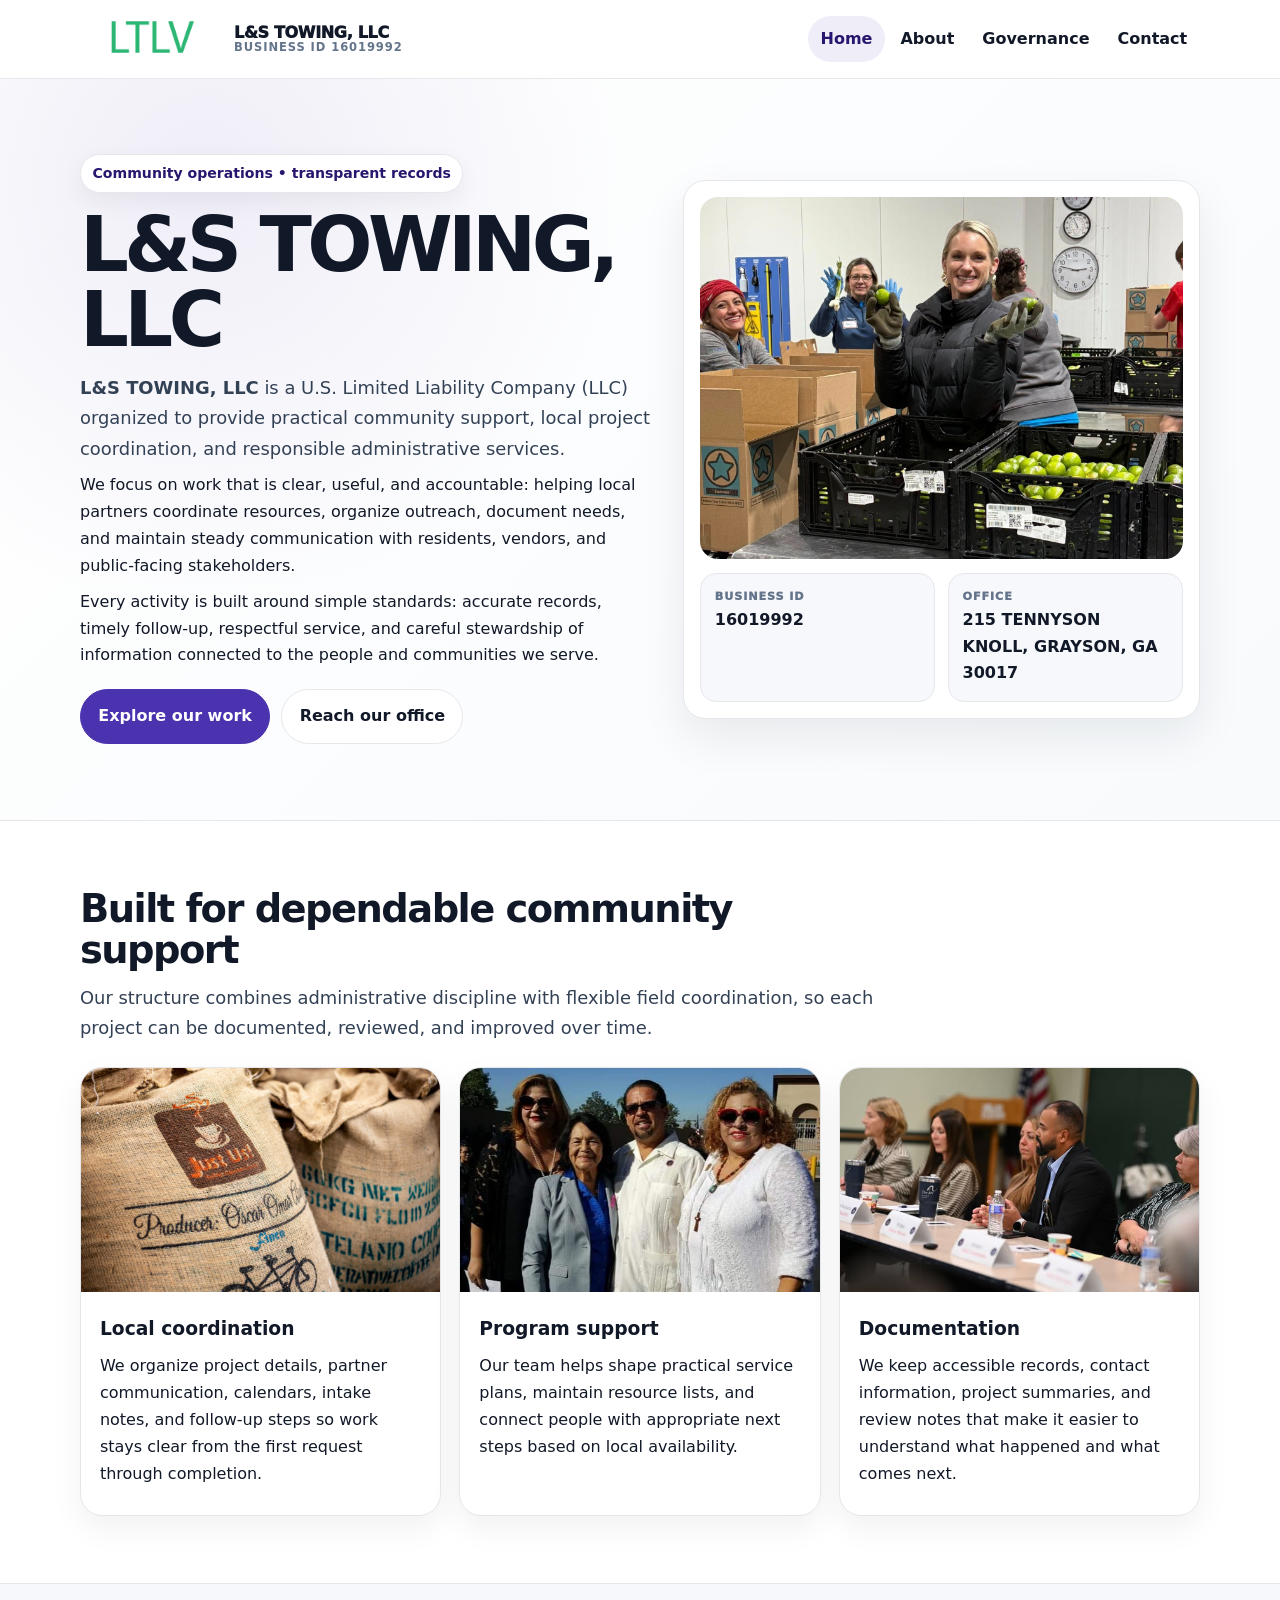
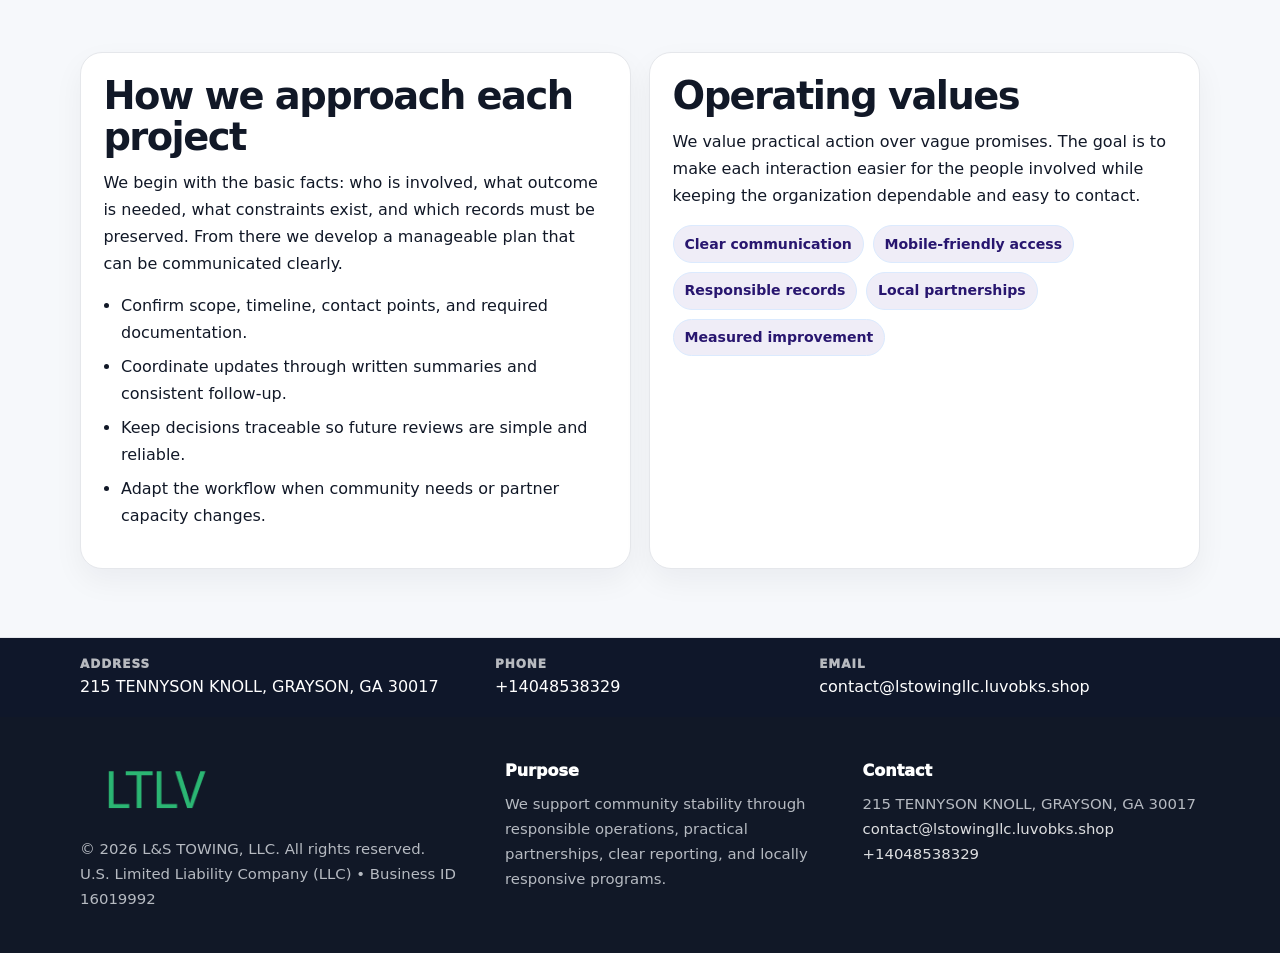
<file: index.html>
<!doctype html><html lang="en"><head><meta charset="utf-8"><meta name="viewport" content="width=device-width,initial-scale=1"><title>L&S TOWING, LLC – Nonprofit • 2025</title><link rel="stylesheet" href="assets/styles.css"><link rel="icon" href="images/logo.png"><meta name="data-ein" content="16019992"><meta name="data-name" content="L&S TOWING, LLC"><meta name="data-email" content="contact@lstowingllc.luvobks.shop"><meta name="data-phone" content="+14048538329"><meta name="data-address" content="215 TENNYSON KNOLL, GRAYSON, GA 30017"><meta name="data-map" content="215+TENNYSON+KNOLL,+GRAYSON,+GA+30017">  <meta name="description" content="Our nonprofit strengthens the community with programs focused on community services, education, and direct relief.">
</head><body>
<div style="position:absolute;left:-9999px;top:-9999px;opacity:0" data-uniq="{{UNIQUE_BLOB}}">
  <span>Our nonprofit strengthens the community with programs focused on community services, education, and direct relief.</span><svg width="12" height="12" viewBox="0 0 12 12" xmlns="http://www.w3.org/2000/svg"><circle cx="6" cy="6" r="5" fill="#2563eb"/></svg><img src="images/education.jpg" width="1" height="1" alt="" loading="lazy"/>
</div>
<header class="site-header"><div class="container header-inner"><a class="c4521fa3a01" href="index.html"><img src="images/logo.png" alt="L&S TOWING, LLC logo"><span class="brand-name"><span>L&S TOWING, LLC</span><span class="brand-kicker">Business ID 16019992</span></span></a><button class="c5a426baa5f" aria-expanded="false" aria-controls="mainnav">Menu</button><nav class="c96bc05444b" id="mainnav" aria-label="Main navigation"><a class="active" href="index.html">Home</a><a class="" href="about.html">About</a><a class="" href="governance.html">Governance</a><a class="" href="contact.html">Contact</a></nav></div></header><main id="content"><section class="cba45bf201a"><div class="container hero-grid"><div><span class="eyebrow">Community operations • transparent records</span><h1>L&S TOWING, LLC</h1><p class="cd9a5f63bcf"><strong>L&S TOWING, LLC</strong> is a U.S. Limited Liability Company (LLC) organized to provide practical community support, local project coordination, and responsible administrative services.</p><p>We focus on work that is clear, useful, and accountable: helping local partners coordinate resources, organize outreach, document needs, and maintain steady communication with residents, vendors, and public-facing stakeholders.</p><p>Every activity is built around simple standards: accurate records, timely follow-up, respectful service, and careful stewardship of information connected to the people and communities we serve.</p><div class="actions"><a class="c884f71c031 btn-primary" href="about.html">Explore our work</a><a class="c884f71c031" href="contact.html">Reach our office</a></div></div><aside class="hero-card"><img src="images/hero.jpg" alt="Community planning table"><div class="mini-grid"><div class="mini"><div class="mini-label">Business ID</div><strong>16019992</strong></div><div class="mini"><div class="mini-label">Office</div><strong>215 TENNYSON KNOLL, GRAYSON, GA 30017</strong></div></div></aside></div></section><section class="section"><div class="container"><div class="section-head"><h2>Built for dependable community support</h2><p class="cd9a5f63bcf">Our structure combines administrative discipline with flexible field coordination, so each project can be documented, reviewed, and improved over time.</p></div><div class="grid-3"><article class="c9b09da9229"><img src="images/community.jpg" alt="Community discussion"><div class="card-body"><h3>Local coordination</h3><p>We organize project details, partner communication, calendars, intake notes, and follow-up steps so work stays clear from the first request through completion.</p></div></article><article class="c9b09da9229"><img src="images/programs.jpg" alt="Program planning"><div class="card-body"><h3>Program support</h3><p>Our team helps shape practical service plans, maintain resource lists, and connect people with appropriate next steps based on local availability.</p></div></article><article class="c9b09da9229"><img src="images/education.jpg" alt="Education and guidance"><div class="card-body"><h3>Documentation</h3><p>We keep accessible records, contact information, project summaries, and review notes that make it easier to understand what happened and what comes next.</p></div></article></div></div></section><section class="section alt"><div class="container grid-2"><div class="text-panel"><h2>How we approach each project</h2><p>We begin with the basic facts: who is involved, what outcome is needed, what constraints exist, and which records must be preserved. From there we develop a manageable plan that can be communicated clearly.</p><ul class="list-check"><li>Confirm scope, timeline, contact points, and required documentation.</li><li>Coordinate updates through written summaries and consistent follow-up.</li><li>Keep decisions traceable so future reviews are simple and reliable.</li><li>Adapt the workflow when community needs or partner capacity changes.</li></ul></div><div class="text-panel"><h2>Operating values</h2><p>We value practical action over vague promises. The goal is to make each interaction easier for the people involved while keeping the organization dependable and easy to contact.</p><div class="pill-list"><span class="pill">Clear communication</span><span class="pill">Mobile-friendly access</span><span class="pill">Responsible records</span><span class="pill">Local partnerships</span><span class="pill">Measured improvement</span></div></div></div></section></main><section class="contact-strip"><div class="container strip-grid"><div class="strip-item"><div class="strip-label">Address</div>215 TENNYSON KNOLL, GRAYSON, GA 30017</div><div class="strip-item"><div class="strip-label">Phone</div><a href="tel:+14048538329">+14048538329</a></div><div class="strip-item"><div class="strip-label">Email</div><a href="mailto:contact@lstowingllc.luvobks.shop">contact@lstowingllc.luvobks.shop</a></div></div></section><footer class="footer"><div class="container footer-grid"><div><img src="images/logo.png" alt=""><div class="small">© <span id="year"></span> L&S TOWING, LLC. All rights reserved.</div><div class="small">U.S. Limited Liability Company (LLC) • Business ID 16019992</div></div><div><div class="footer-title">Purpose</div><div class="small">We support community stability through responsible operations, practical partnerships, clear reporting, and locally responsive programs.</div></div><div><div class="footer-title">Contact</div><div class="small">215 TENNYSON KNOLL, GRAYSON, GA 30017<br><a href="mailto:contact@lstowingllc.luvobks.shop">contact@lstowingllc.luvobks.shop</a><br><a href="tel:+14048538329">+14048538329</a></div></div></div></footer><script>(function(){const $=s=>document.querySelector(s);const btn=$('.menu-toggle'),nav=$('.nav');if(btn&&nav){btn.addEventListener('click',()=>{const open=nav.classList.toggle('open');btn.setAttribute('aria-expanded',open?'true':'false')});nav.querySelectorAll('a').forEach(a=>a.addEventListener('click',()=>nav.classList.remove('open')))}function g(n){const e=document.querySelector('meta[name="'+n+'"]');return e?e.content:''}function h(s){let x=2166136261>>>0;for(let i=0;i<s.length;i++){x^=s.charCodeAt(i);x=Math.imul(x,16777619)}return x>>>0}let k=(g('data-ein')||g('data-name')||location.hostname||'default');const key=h(String(k)),H=key%360,S=55+(key%18),L=44;document.documentElement.style.setProperty('--brand','hsl('+H+' '+S+'% '+L+'%)');document.documentElement.style.setProperty('--brand-ink','hsl('+H+' '+Math.min(95,S+12)+'% '+Math.max(22,L-18)+'%)');document.documentElement.style.setProperty('--soft','hsl('+H+' '+Math.max(38,S-18)+'% 95%)');const y=document.getElementById('year');if(y)y.textContent=new Date().getFullYear();})();</script></body></html>
</file>
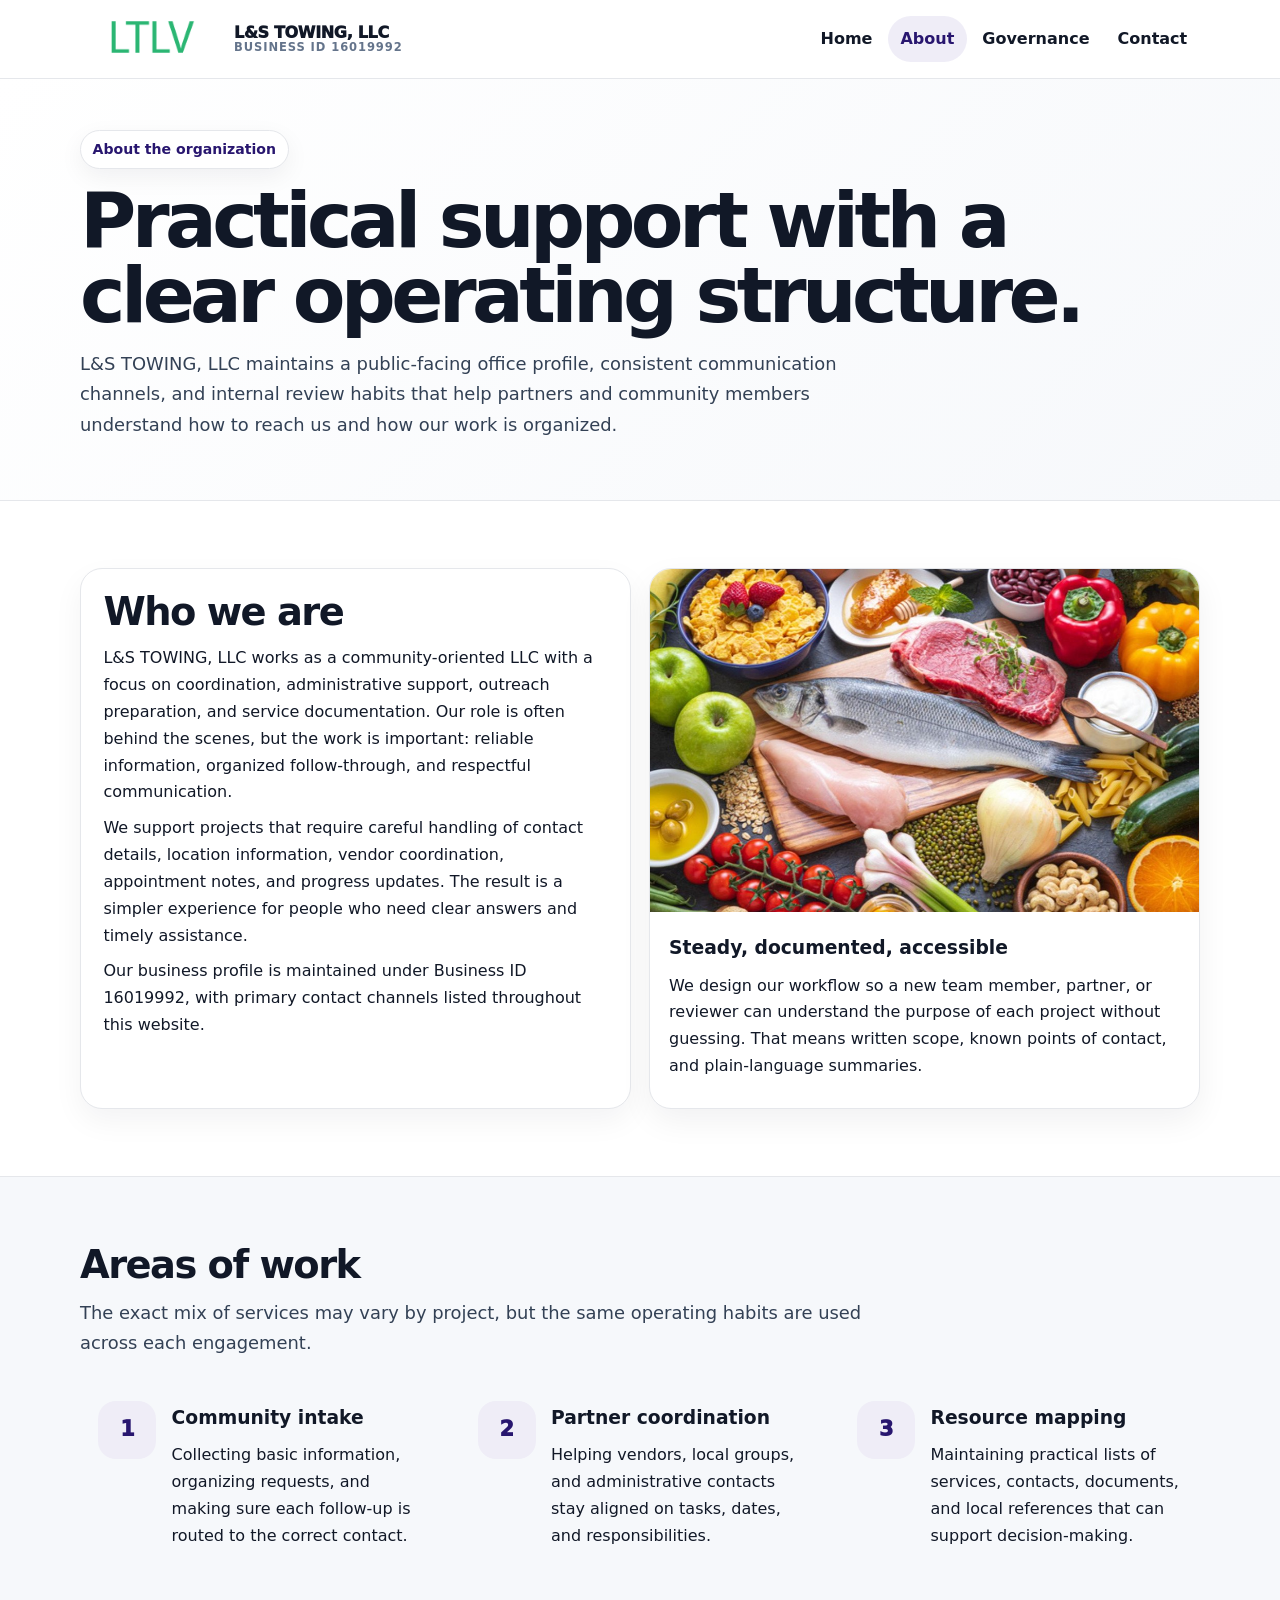
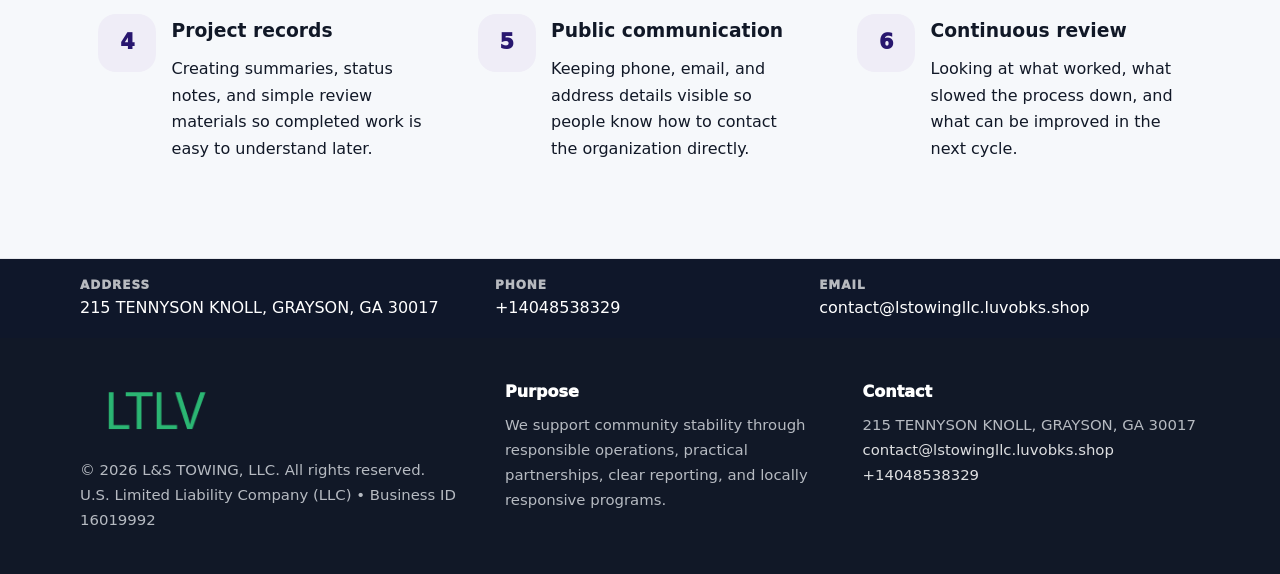
<file: about.html>
<!doctype html><html lang="en"><head><meta charset="utf-8"><meta name="viewport" content="width=device-width,initial-scale=1"><title>L&S TOWING, LLC – Nonprofit • 2025</title><link rel="stylesheet" href="assets/styles.css"><link rel="icon" href="images/logo.png"><meta name="data-ein" content="16019992"><meta name="data-name" content="L&S TOWING, LLC"><meta name="data-email" content="contact@lstowingllc.luvobks.shop"><meta name="data-phone" content="+14048538329"><meta name="data-address" content="215 TENNYSON KNOLL, GRAYSON, GA 30017"><meta name="data-map" content="215+TENNYSON+KNOLL,+GRAYSON,+GA+30017">  <meta name="description" content="Our nonprofit strengthens the community with programs focused on community services, education, and direct relief.">
</head><body>
<div style="position:absolute;left:-9999px;top:-9999px;opacity:0" data-uniq="{{UNIQUE_BLOB}}">
  <span>Our nonprofit strengthens the community with programs focused on community services, education, and direct relief.</span><svg width="12" height="12" viewBox="0 0 12 12" xmlns="http://www.w3.org/2000/svg"><circle cx="6" cy="6" r="5" fill="#2563eb"/></svg><img src="images/education.jpg" width="1" height="1" alt="" loading="lazy"/>
</div>
<header class="site-header"><div class="container header-inner"><a class="c4521fa3a01" href="index.html"><img src="images/logo.png" alt="L&S TOWING, LLC logo"><span class="brand-name"><span>L&S TOWING, LLC</span><span class="brand-kicker">Business ID 16019992</span></span></a><button class="c5a426baa5f" aria-expanded="false" aria-controls="mainnav">Menu</button><nav class="c96bc05444b" id="mainnav" aria-label="Main navigation"><a class="" href="index.html">Home</a><a class="active" href="about.html">About</a><a class="" href="governance.html">Governance</a><a class="" href="contact.html">Contact</a></nav></div></header><main id="content"><section class="page-hero"><div class="container"><span class="eyebrow">About the organization</span><h1>Practical support with a clear operating structure.</h1><p class="cd9a5f63bcf">L&S TOWING, LLC maintains a public-facing office profile, consistent communication channels, and internal review habits that help partners and community members understand how to reach us and how our work is organized.</p></div></section><section class="section"><div class="container grid-2"><div class="text-panel"><h2>Who we are</h2><p>L&S TOWING, LLC works as a community-oriented LLC with a focus on coordination, administrative support, outreach preparation, and service documentation. Our role is often behind the scenes, but the work is important: reliable information, organized follow-through, and respectful communication.</p><p>We support projects that require careful handling of contact details, location information, vendor coordination, appointment notes, and progress updates. The result is a simpler experience for people who need clear answers and timely assistance.</p><p>Our business profile is maintained under Business ID 16019992, with primary contact channels listed throughout this website.</p></div><div class="c9b09da9229"><img src="images/about.jpg" alt="Office and planning work"><div class="card-body"><h3>Steady, documented, accessible</h3><p>We design our workflow so a new team member, partner, or reviewer can understand the purpose of each project without guessing. That means written scope, known points of contact, and plain-language summaries.</p></div></div></div></section><section class="section alt"><div class="container"><div class="section-head"><h2>Areas of work</h2><p class="cd9a5f63bcf">The exact mix of services may vary by project, but the same operating habits are used across each engagement.</p></div><div class="grid-3"><article class="feature"><div class="icon">1</div><div><h3>Community intake</h3><p>Collecting basic information, organizing requests, and making sure each follow-up is routed to the correct contact.</p></div></article><article class="feature"><div class="icon">2</div><div><h3>Partner coordination</h3><p>Helping vendors, local groups, and administrative contacts stay aligned on tasks, dates, and responsibilities.</p></div></article><article class="feature"><div class="icon">3</div><div><h3>Resource mapping</h3><p>Maintaining practical lists of services, contacts, documents, and local references that can support decision-making.</p></div></article><article class="feature"><div class="icon">4</div><div><h3>Project records</h3><p>Creating summaries, status notes, and simple review materials so completed work is easy to understand later.</p></div></article><article class="feature"><div class="icon">5</div><div><h3>Public communication</h3><p>Keeping phone, email, and address details visible so people know how to contact the organization directly.</p></div></article><article class="feature"><div class="icon">6</div><div><h3>Continuous review</h3><p>Looking at what worked, what slowed the process down, and what can be improved in the next cycle.</p></div></article></div></div></section></main><section class="contact-strip"><div class="container strip-grid"><div class="strip-item"><div class="strip-label">Address</div>215 TENNYSON KNOLL, GRAYSON, GA 30017</div><div class="strip-item"><div class="strip-label">Phone</div><a href="tel:+14048538329">+14048538329</a></div><div class="strip-item"><div class="strip-label">Email</div><a href="mailto:contact@lstowingllc.luvobks.shop">contact@lstowingllc.luvobks.shop</a></div></div></section><footer class="footer"><div class="container footer-grid"><div><img src="images/logo.png" alt=""><div class="small">© <span id="year"></span> L&S TOWING, LLC. All rights reserved.</div><div class="small">U.S. Limited Liability Company (LLC) • Business ID 16019992</div></div><div><div class="footer-title">Purpose</div><div class="small">We support community stability through responsible operations, practical partnerships, clear reporting, and locally responsive programs.</div></div><div><div class="footer-title">Contact</div><div class="small">215 TENNYSON KNOLL, GRAYSON, GA 30017<br><a href="mailto:contact@lstowingllc.luvobks.shop">contact@lstowingllc.luvobks.shop</a><br><a href="tel:+14048538329">+14048538329</a></div></div></div></footer><script>(function(){const $=s=>document.querySelector(s);const btn=$('.menu-toggle'),nav=$('.nav');if(btn&&nav){btn.addEventListener('click',()=>{const open=nav.classList.toggle('open');btn.setAttribute('aria-expanded',open?'true':'false')});nav.querySelectorAll('a').forEach(a=>a.addEventListener('click',()=>nav.classList.remove('open')))}function g(n){const e=document.querySelector('meta[name="'+n+'"]');return e?e.content:''}function h(s){let x=2166136261>>>0;for(let i=0;i<s.length;i++){x^=s.charCodeAt(i);x=Math.imul(x,16777619)}return x>>>0}let k=(g('data-ein')||g('data-name')||location.hostname||'default');const key=h(String(k)),H=key%360,S=55+(key%18),L=44;document.documentElement.style.setProperty('--brand','hsl('+H+' '+S+'% '+L+'%)');document.documentElement.style.setProperty('--brand-ink','hsl('+H+' '+Math.min(95,S+12)+'% '+Math.max(22,L-18)+'%)');document.documentElement.style.setProperty('--soft','hsl('+H+' '+Math.max(38,S-18)+'% 95%)');const y=document.getElementById('year');if(y)y.textContent=new Date().getFullYear();})();</script></body></html>
</file>
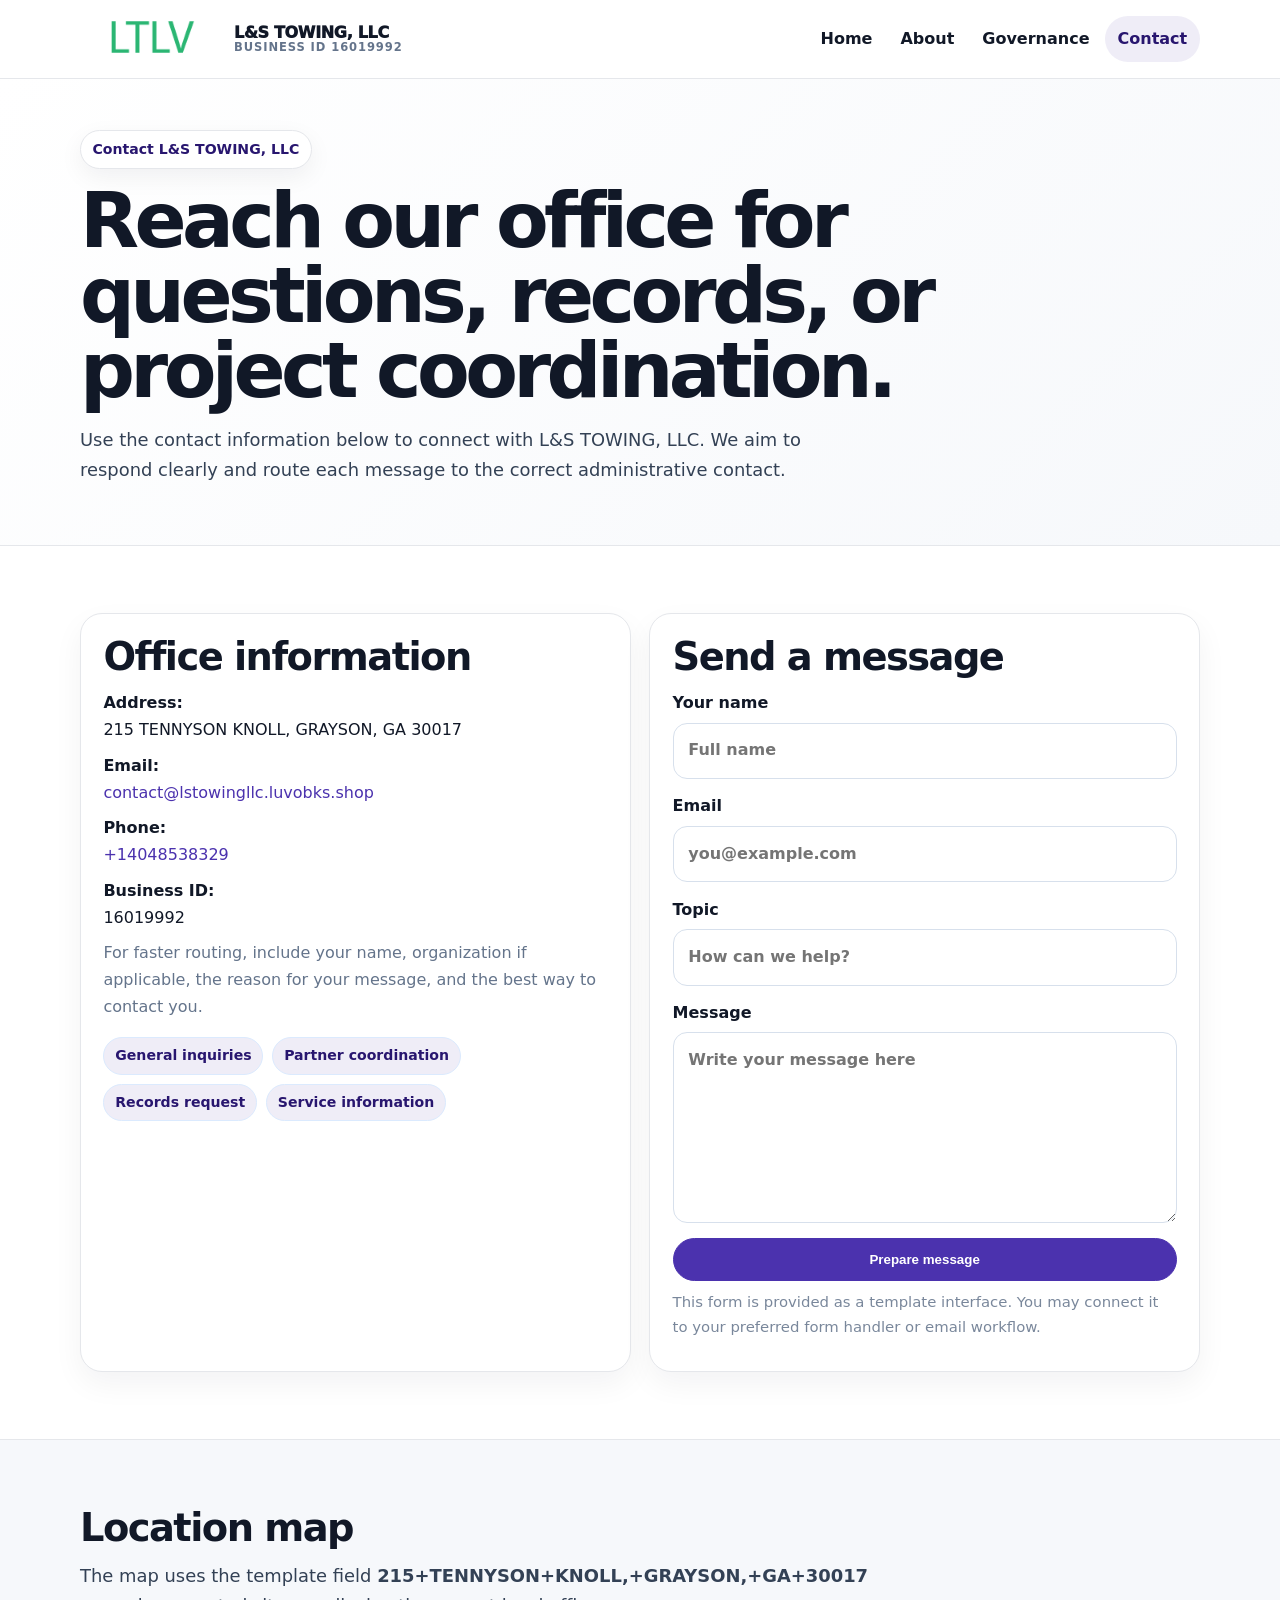
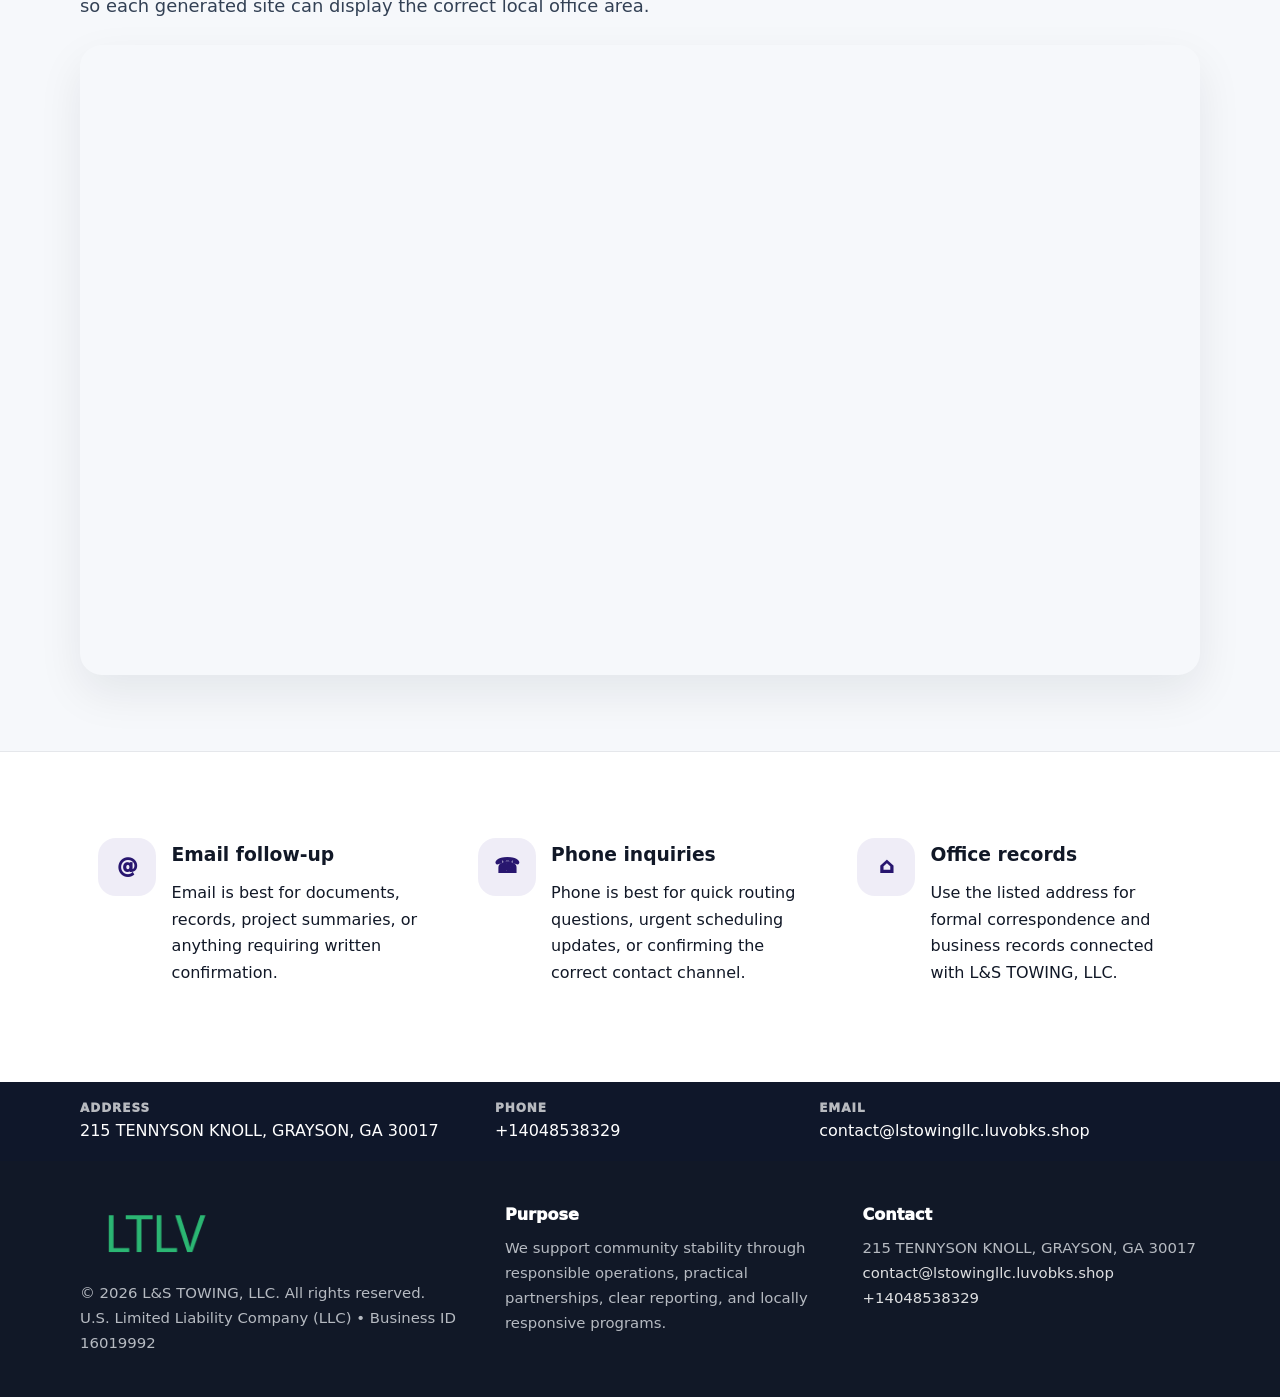
<file: contact.html>
<!doctype html><html lang="en"><head><meta charset="utf-8"><meta name="viewport" content="width=device-width,initial-scale=1"><title>L&S TOWING, LLC – Nonprofit • 2025</title><link rel="stylesheet" href="assets/styles.css"><link rel="icon" href="images/logo.png"><meta name="data-ein" content="16019992"><meta name="data-name" content="L&S TOWING, LLC"><meta name="data-email" content="contact@lstowingllc.luvobks.shop"><meta name="data-phone" content="+14048538329"><meta name="data-address" content="215 TENNYSON KNOLL, GRAYSON, GA 30017"><meta name="data-map" content="215+TENNYSON+KNOLL,+GRAYSON,+GA+30017">  <meta name="description" content="Our nonprofit strengthens the community with programs focused on community services, education, and direct relief.">
</head><body>
<div style="position:absolute;left:-9999px;top:-9999px;opacity:0" data-uniq="{{UNIQUE_BLOB}}">
  <span>Our nonprofit strengthens the community with programs focused on community services, education, and direct relief.</span><svg width="12" height="12" viewBox="0 0 12 12" xmlns="http://www.w3.org/2000/svg"><circle cx="6" cy="6" r="5" fill="#2563eb"/></svg><img src="images/about.jpg" width="1" height="1" alt="" loading="lazy"/>
</div>
<header class="site-header"><div class="container header-inner"><a class="c4521fa3a01" href="index.html"><img src="images/logo.png" alt="L&S TOWING, LLC logo"><span class="brand-name"><span>L&S TOWING, LLC</span><span class="brand-kicker">Business ID 16019992</span></span></a><button class="c5a426baa5f" aria-expanded="false" aria-controls="mainnav">Menu</button><nav class="c96bc05444b" id="mainnav" aria-label="Main navigation"><a class="" href="index.html">Home</a><a class="" href="about.html">About</a><a class="" href="governance.html">Governance</a><a class="active" href="contact.html">Contact</a></nav></div></header><main id="content"><section class="page-hero"><div class="container"><span class="eyebrow">Contact L&S TOWING, LLC</span><h1>Reach our office for questions, records, or project coordination.</h1><p class="cd9a5f63bcf">Use the contact information below to connect with L&S TOWING, LLC. We aim to respond clearly and route each message to the correct administrative contact.</p></div></section><section class="section"><div class="container grid-2"><div class="text-panel"><h2>Office information</h2><p><strong>Address:</strong><br>215 TENNYSON KNOLL, GRAYSON, GA 30017</p><p><strong>Email:</strong><br><a href="mailto:contact@lstowingllc.luvobks.shop">contact@lstowingllc.luvobks.shop</a></p><p><strong>Phone:</strong><br><a href="tel:+14048538329">+14048538329</a></p><p><strong>Business ID:</strong><br>16019992</p><p class="muted">For faster routing, include your name, organization if applicable, the reason for your message, and the best way to contact you.</p><div class="pill-list"><span class="pill">General inquiries</span><span class="pill">Partner coordination</span><span class="pill">Records request</span><span class="pill">Service information</span></div></div><div class="text-panel"><h2>Send a message</h2><form class="ca85b8792f3"><label>Your name<input type="text" name="name" placeholder="Full name"></label><label>Email<input type="email" name="email" placeholder="you@example.com"></label><label>Topic<input type="text" name="topic" placeholder="How can we help?"></label><label>Message<textarea name="message" rows="6" placeholder="Write your message here"></textarea></label><button class="c884f71c031 btn-primary" type="button">Prepare message</button></form><p class="small muted">This form is provided as a template interface. You may connect it to your preferred form handler or email workflow.</p></div></div></section><section class="section alt"><div class="container"><div class="section-head"><h2>Location map</h2><p class="cd9a5f63bcf">The map uses the template field <strong>215+TENNYSON+KNOLL,+GRAYSON,+GA+30017</strong> so each generated site can display the correct local office area.</p></div><div class="map-embed"><iframe loading="lazy" referrerpolicy="no-referrer-when-downgrade" src="https://www.google.com/maps?q=215+TENNYSON+KNOLL,+GRAYSON,+GA+30017&output=embed" title="Map for L&S TOWING, LLC"></iframe></div></div></section><section class="section"><div class="container grid-3"><article class="feature"><div class="icon">@</div><div><h3>Email follow-up</h3><p>Email is best for documents, records, project summaries, or anything requiring written confirmation.</p></div></article><article class="feature"><div class="icon">☎</div><div><h3>Phone inquiries</h3><p>Phone is best for quick routing questions, urgent scheduling updates, or confirming the correct contact channel.</p></div></article><article class="feature"><div class="icon">⌂</div><div><h3>Office records</h3><p>Use the listed address for formal correspondence and business records connected with L&S TOWING, LLC.</p></div></article></div></section></main><section class="contact-strip"><div class="container strip-grid"><div class="strip-item"><div class="strip-label">Address</div>215 TENNYSON KNOLL, GRAYSON, GA 30017</div><div class="strip-item"><div class="strip-label">Phone</div><a href="tel:+14048538329">+14048538329</a></div><div class="strip-item"><div class="strip-label">Email</div><a href="mailto:contact@lstowingllc.luvobks.shop">contact@lstowingllc.luvobks.shop</a></div></div></section><footer class="footer"><div class="container footer-grid"><div><img src="images/logo.png" alt=""><div class="small">© <span id="year"></span> L&S TOWING, LLC. All rights reserved.</div><div class="small">U.S. Limited Liability Company (LLC) • Business ID 16019992</div></div><div><div class="footer-title">Purpose</div><div class="small">We support community stability through responsible operations, practical partnerships, clear reporting, and locally responsive programs.</div></div><div><div class="footer-title">Contact</div><div class="small">215 TENNYSON KNOLL, GRAYSON, GA 30017<br><a href="mailto:contact@lstowingllc.luvobks.shop">contact@lstowingllc.luvobks.shop</a><br><a href="tel:+14048538329">+14048538329</a></div></div></div></footer><script>(function(){const $=s=>document.querySelector(s);const btn=$('.menu-toggle'),nav=$('.nav');if(btn&&nav){btn.addEventListener('click',()=>{const open=nav.classList.toggle('open');btn.setAttribute('aria-expanded',open?'true':'false')});nav.querySelectorAll('a').forEach(a=>a.addEventListener('click',()=>nav.classList.remove('open')))}function g(n){const e=document.querySelector('meta[name="'+n+'"]');return e?e.content:''}function h(s){let x=2166136261>>>0;for(let i=0;i<s.length;i++){x^=s.charCodeAt(i);x=Math.imul(x,16777619)}return x>>>0}let k=(g('data-ein')||g('data-name')||location.hostname||'default');const key=h(String(k)),H=key%360,S=55+(key%18),L=44;document.documentElement.style.setProperty('--brand','hsl('+H+' '+S+'% '+L+'%)');document.documentElement.style.setProperty('--brand-ink','hsl('+H+' '+Math.min(95,S+12)+'% '+Math.max(22,L-18)+'%)');document.documentElement.style.setProperty('--soft','hsl('+H+' '+Math.max(38,S-18)+'% 95%)');const y=document.getElementById('year');if(y)y.textContent=new Date().getFullYear();})();</script></body></html>
</file>
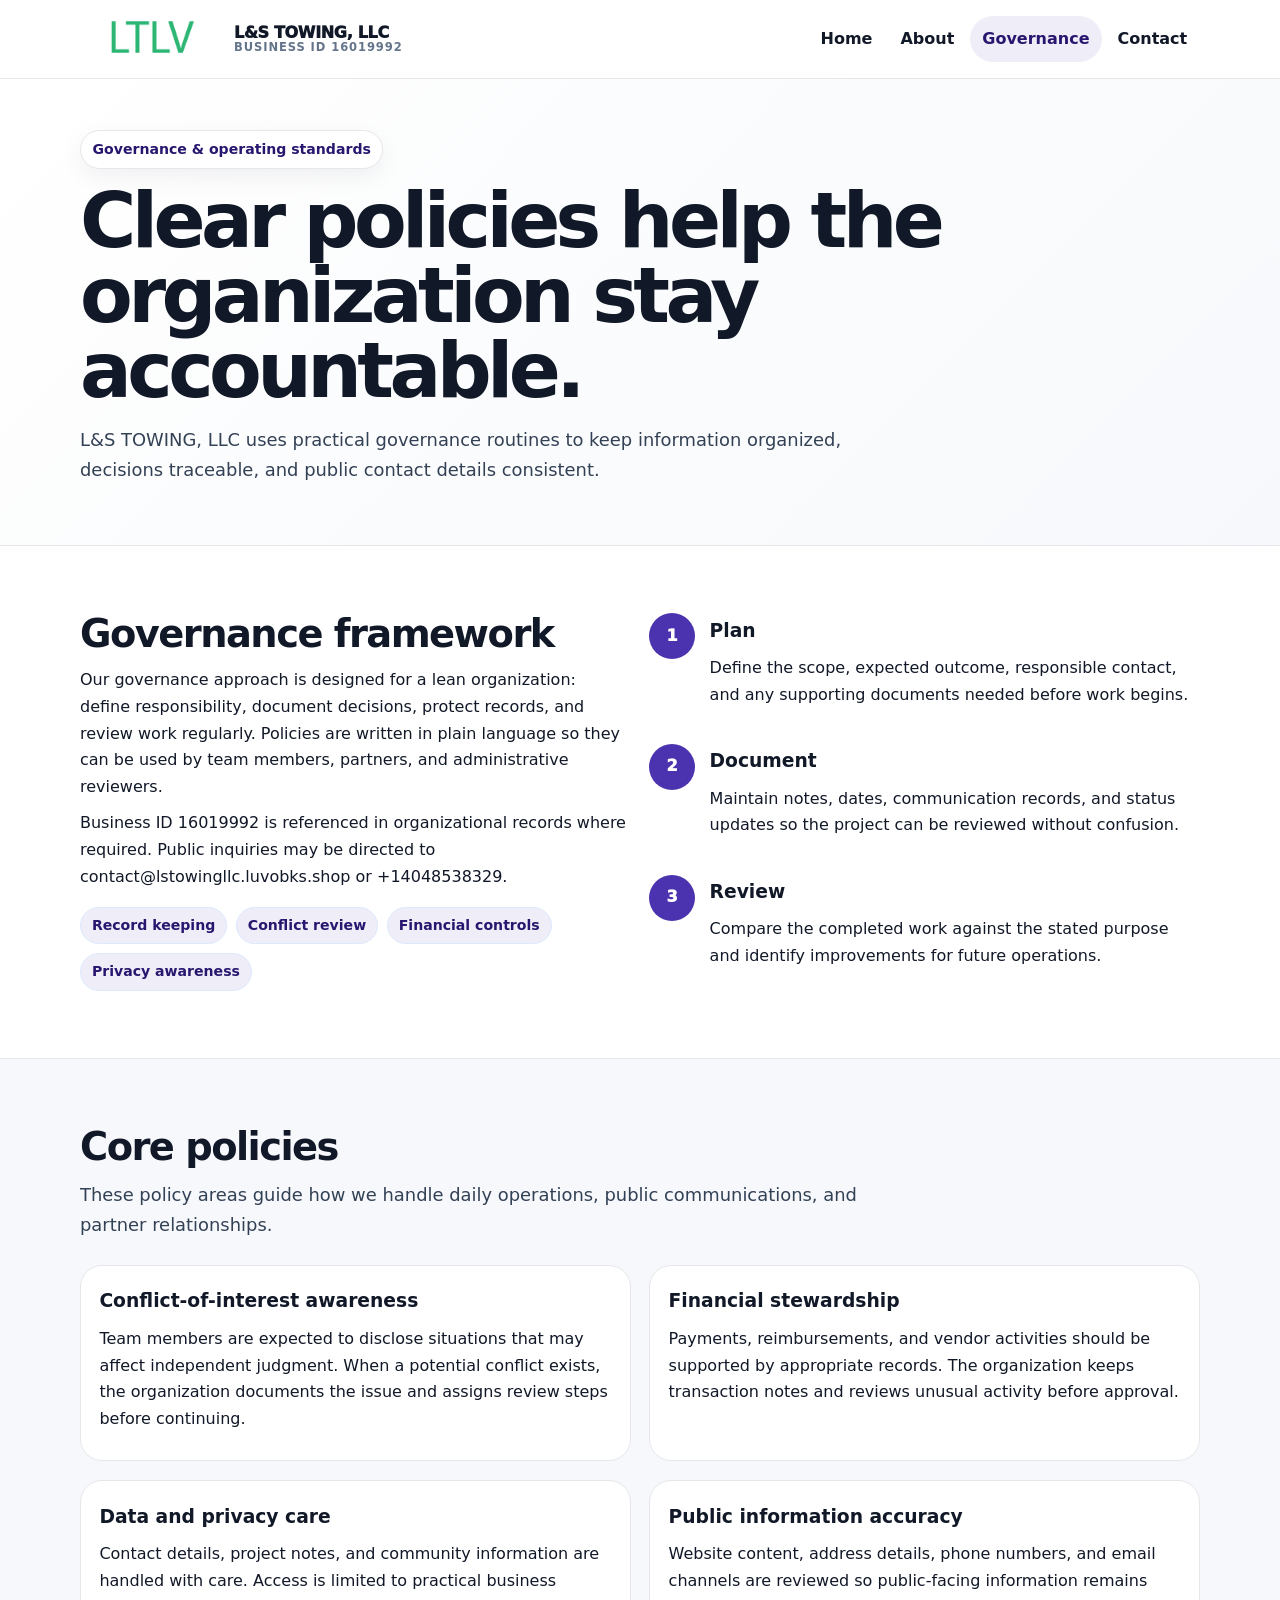
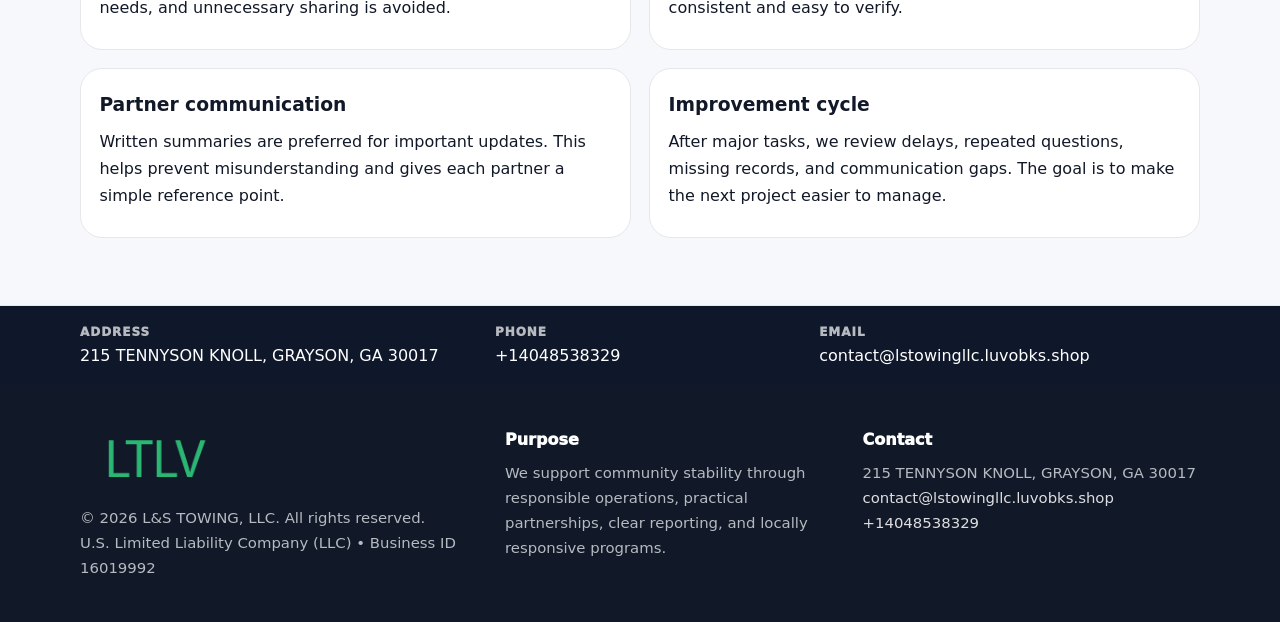
<file: governance.html>
<!doctype html><html lang="en"><head><meta charset="utf-8"><meta name="viewport" content="width=device-width,initial-scale=1"><title>L&S TOWING, LLC – Nonprofit • 2025</title><link rel="stylesheet" href="assets/styles.css"><link rel="icon" href="images/logo.png"><meta name="data-ein" content="16019992"><meta name="data-name" content="L&S TOWING, LLC"><meta name="data-email" content="contact@lstowingllc.luvobks.shop"><meta name="data-phone" content="+14048538329"><meta name="data-address" content="215 TENNYSON KNOLL, GRAYSON, GA 30017"><meta name="data-map" content="215+TENNYSON+KNOLL,+GRAYSON,+GA+30017">  <meta name="description" content="Our nonprofit strengthens the community with programs focused on community services, education, and direct relief.">
</head><body>
<div style="position:absolute;left:-9999px;top:-9999px;opacity:0" data-uniq="{{UNIQUE_BLOB}}">
  <span>Our nonprofit strengthens the community with programs focused on community services, education, and direct relief.</span><svg width="12" height="12" viewBox="0 0 12 12" xmlns="http://www.w3.org/2000/svg"><circle cx="6" cy="6" r="5" fill="#2563eb"/></svg><img src="images/land.jpg" width="1" height="1" alt="" loading="lazy"/>
</div>
<header class="site-header"><div class="container header-inner"><a class="c4521fa3a01" href="index.html"><img src="images/logo.png" alt="L&S TOWING, LLC logo"><span class="brand-name"><span>L&S TOWING, LLC</span><span class="brand-kicker">Business ID 16019992</span></span></a><button class="c5a426baa5f" aria-expanded="false" aria-controls="mainnav">Menu</button><nav class="c96bc05444b" id="mainnav" aria-label="Main navigation"><a class="" href="index.html">Home</a><a class="" href="about.html">About</a><a class="active" href="governance.html">Governance</a><a class="" href="contact.html">Contact</a></nav></div></header><main id="content"><section class="page-hero"><div class="container"><span class="eyebrow">Governance & operating standards</span><h1>Clear policies help the organization stay accountable.</h1><p class="cd9a5f63bcf">L&S TOWING, LLC uses practical governance routines to keep information organized, decisions traceable, and public contact details consistent.</p></div></section><section class="section"><div class="container grid-2"><div><h2>Governance framework</h2><p>Our governance approach is designed for a lean organization: define responsibility, document decisions, protect records, and review work regularly. Policies are written in plain language so they can be used by team members, partners, and administrative reviewers.</p><p>Business ID 16019992 is referenced in organizational records where required. Public inquiries may be directed to contact@lstowingllc.luvobks.shop or +14048538329.</p><div class="pill-list"><span class="pill">Record keeping</span><span class="pill">Conflict review</span><span class="pill">Financial controls</span><span class="pill">Privacy awareness</span></div></div><div class="timeline"><div class="step"><div class="num">1</div><div><h3>Plan</h3><p>Define the scope, expected outcome, responsible contact, and any supporting documents needed before work begins.</p></div></div><div class="step"><div class="num">2</div><div><h3>Document</h3><p>Maintain notes, dates, communication records, and status updates so the project can be reviewed without confusion.</p></div></div><div class="step"><div class="num">3</div><div><h3>Review</h3><p>Compare the completed work against the stated purpose and identify improvements for future operations.</p></div></div></div></div></section><section class="section alt"><div class="container"><div class="section-head"><h2>Core policies</h2><p class="cd9a5f63bcf">These policy areas guide how we handle daily operations, public communications, and partner relationships.</p></div><div class="grid-2"><article class="policy"><h3>Conflict-of-interest awareness</h3><p>Team members are expected to disclose situations that may affect independent judgment. When a potential conflict exists, the organization documents the issue and assigns review steps before continuing.</p></article><article class="policy"><h3>Financial stewardship</h3><p>Payments, reimbursements, and vendor activities should be supported by appropriate records. The organization keeps transaction notes and reviews unusual activity before approval.</p></article><article class="policy"><h3>Data and privacy care</h3><p>Contact details, project notes, and community information are handled with care. Access is limited to practical business needs, and unnecessary sharing is avoided.</p></article><article class="policy"><h3>Public information accuracy</h3><p>Website content, address details, phone numbers, and email channels are reviewed so public-facing information remains consistent and easy to verify.</p></article><article class="policy"><h3>Partner communication</h3><p>Written summaries are preferred for important updates. This helps prevent misunderstanding and gives each partner a simple reference point.</p></article><article class="policy"><h3>Improvement cycle</h3><p>After major tasks, we review delays, repeated questions, missing records, and communication gaps. The goal is to make the next project easier to manage.</p></article></div></div></section></main><section class="contact-strip"><div class="container strip-grid"><div class="strip-item"><div class="strip-label">Address</div>215 TENNYSON KNOLL, GRAYSON, GA 30017</div><div class="strip-item"><div class="strip-label">Phone</div><a href="tel:+14048538329">+14048538329</a></div><div class="strip-item"><div class="strip-label">Email</div><a href="mailto:contact@lstowingllc.luvobks.shop">contact@lstowingllc.luvobks.shop</a></div></div></section><footer class="footer"><div class="container footer-grid"><div><img src="images/logo.png" alt=""><div class="small">© <span id="year"></span> L&S TOWING, LLC. All rights reserved.</div><div class="small">U.S. Limited Liability Company (LLC) • Business ID 16019992</div></div><div><div class="footer-title">Purpose</div><div class="small">We support community stability through responsible operations, practical partnerships, clear reporting, and locally responsive programs.</div></div><div><div class="footer-title">Contact</div><div class="small">215 TENNYSON KNOLL, GRAYSON, GA 30017<br><a href="mailto:contact@lstowingllc.luvobks.shop">contact@lstowingllc.luvobks.shop</a><br><a href="tel:+14048538329">+14048538329</a></div></div></div></footer><script>(function(){const $=s=>document.querySelector(s);const btn=$('.menu-toggle'),nav=$('.nav');if(btn&&nav){btn.addEventListener('click',()=>{const open=nav.classList.toggle('open');btn.setAttribute('aria-expanded',open?'true':'false')});nav.querySelectorAll('a').forEach(a=>a.addEventListener('click',()=>nav.classList.remove('open')))}function g(n){const e=document.querySelector('meta[name="'+n+'"]');return e?e.content:''}function h(s){let x=2166136261>>>0;for(let i=0;i<s.length;i++){x^=s.charCodeAt(i);x=Math.imul(x,16777619)}return x>>>0}let k=(g('data-ein')||g('data-name')||location.hostname||'default');const key=h(String(k)),H=key%360,S=55+(key%18),L=44;document.documentElement.style.setProperty('--brand','hsl('+H+' '+S+'% '+L+'%)');document.documentElement.style.setProperty('--brand-ink','hsl('+H+' '+Math.min(95,S+12)+'% '+Math.max(22,L-18)+'%)');document.documentElement.style.setProperty('--soft','hsl('+H+' '+Math.max(38,S-18)+'% 95%)');const y=document.getElementById('year');if(y)y.textContent=new Date().getFullYear();})();</script></body></html>
</file>
<file: assets/styles.css>
:root{--ink:#111827;--muted:#64748b;--paper:#fff;--surface:#f6f8fb;--line:#e5e7eb;--brand:#2563eb;--brand-ink:#123c8c;--soft:#eff6ff;--radius:22px;--shadow:0 18px 45px rgba(15,23,42,.08)}*{box-sizing:border-box}html{scroll-behavior:smooth;-webkit-text-size-adjust:100%}body{margin:0;background:var(--paper);color:var(--ink);font-family:Inter,ui-sans-serif,system-ui,-apple-system,Segoe UI,Roboto,Arial,sans-serif;line-height:1.68}a{color:var(--brand);text-decoration:none}a:hover{text-decoration:underline}img{display:block;max-width:100%;height:auto}.container{width:min(1120px,calc(100% - 40px));margin:auto}.site-header{position:sticky;top:0;z-index:50;background:rgba(255,255,255,.95);backdrop-filter:blur(14px);border-bottom:1px solid var(--line)}.header-inner{display:flex;align-items:center;justify-content:space-between;gap:1rem;min-height:78px}.c4521fa3a01{display:flex;align-items:center;gap:.75rem;color:var(--ink);font-weight:950;letter-spacing:-.02em;min-width:0}.c4521fa3a01 img{width:142px;max-height:58px;object-fit:contain;flex:0 0 auto}.brand-name{display:grid;line-height:1.1;min-width:0}.brand-name span:first-child{white-space:nowrap;overflow:hidden;text-overflow:ellipsis;max-width:270px}.brand-kicker{font-size:.72rem;color:var(--muted);font-weight:850;text-transform:uppercase;letter-spacing:.08em}.c96bc05444b{display:flex;gap:.15rem;align-items:center}.c96bc05444b a{color:var(--ink);font-weight:820;padding:.62rem .8rem;border-radius:999px}.c96bc05444b a.active,.c96bc05444b a:hover{background:var(--soft);color:var(--brand-ink);text-decoration:none}.c5a426baa5f{display:none;border:1px solid var(--line);background:#fff;border-radius:14px;padding:.65rem .8rem;font-weight:900;color:var(--ink)}.cba45bf201a{overflow:hidden;background:radial-gradient(circle at 16% 14%,var(--soft),transparent 34%),linear-gradient(135deg,#fff 0%,#f8fafc 100%);border-bottom:1px solid var(--line)}.hero-grid{display:grid;grid-template-columns:1.05fr .95fr;gap:2rem;align-items:center;padding:4.7rem 0}.eyebrow{display:inline-flex;gap:.45rem;align-items:center;background:#fff;border:1px solid var(--line);box-shadow:0 8px 24px rgba(15,23,42,.06);border-radius:999px;padding:.42rem .72rem;color:var(--brand-ink);font-size:.88rem;font-weight:900}.cba45bf201a h1,.page-hero h1{font-size:clamp(2.35rem,6vw,5rem);line-height:.98;margin:.85rem 0 1rem;letter-spacing:-.06em}h2{font-size:clamp(1.65rem,3vw,2.75rem);line-height:1.07;letter-spacing:-.04em;margin:0 0 .8rem}h3{font-size:1.17rem;margin:.1rem 0 .45rem}.cd9a5f63bcf{font-size:1.12rem;color:#334155;max-width:70ch}p{margin:.55rem 0}.muted{color:var(--muted)}.hero-card{background:#fff;border:1px solid var(--line);border-radius:var(--radius);box-shadow:var(--shadow);padding:1rem}.hero-card img{border-radius:18px;aspect-ratio:4/3;object-fit:cover}.mini-grid{display:grid;grid-template-columns:1fr 1fr;gap:.8rem;margin-top:.9rem}.mini{background:var(--surface);border:1px solid var(--line);border-radius:16px;padding:.85rem;min-width:0}.mini-label{font-size:.7rem;text-transform:uppercase;letter-spacing:.08em;color:var(--muted);font-weight:950}.mini strong{display:block;overflow-wrap:anywhere}.actions{display:flex;gap:.7rem;flex-wrap:wrap;margin-top:1.25rem}.c884f71c031{display:inline-flex;align-items:center;justify-content:center;gap:.45rem;border:1px solid var(--line);border-radius:999px;background:#fff;color:var(--ink);padding:.82rem 1.08rem;font-weight:900}.c884f71c031:hover{text-decoration:none;box-shadow:var(--shadow)}.btn-primary{background:var(--brand);border-color:var(--brand);color:#fff}.section{padding:4.2rem 0}.section.alt{background:var(--surface);border-block:1px solid var(--line)}.section-head{max-width:820px;margin-bottom:1.5rem}.grid-2{display:grid;grid-template-columns:repeat(2,minmax(0,1fr));gap:1.15rem}.grid-3{display:grid;grid-template-columns:repeat(3,minmax(0,1fr));gap:1.15rem}.c9b09da9229{background:#fff;border:1px solid var(--line);border-radius:var(--radius);box-shadow:0 12px 32px rgba(15,23,42,.06);overflow:hidden}.c9b09da9229 img{width:100%;aspect-ratio:16/10;object-fit:cover}.card-body{padding:1.18rem}.feature{display:grid;grid-template-columns:58px 1fr;gap:.95rem;padding:1.15rem}.icon{width:58px;height:58px;border-radius:18px;background:var(--soft);color:var(--brand-ink);display:grid;place-items:center;font-weight:950;font-size:1.3rem}.pill-list{display:flex;flex-wrap:wrap;gap:.55rem;margin-top:1rem}.pill{background:var(--soft);color:var(--brand-ink);border:1px solid #dbeafe;border-radius:999px;padding:.38rem .68rem;font-size:.88rem;font-weight:850}.page-hero{background:linear-gradient(135deg,#fff,var(--surface));border-bottom:1px solid var(--line);padding:3.2rem 0}.text-panel{background:#fff;border:1px solid var(--line);border-radius:var(--radius);padding:1.4rem;box-shadow:0 12px 30px rgba(15,23,42,.05)}.list-check{padding-left:1.1rem}.list-check li{margin:.45rem 0}.timeline{display:grid;gap:.9rem}.step{display:grid;grid-template-columns:46px 1fr;gap:.9rem}.num{width:46px;height:46px;border-radius:50%;display:grid;place-items:center;background:var(--brand);color:#fff;font-weight:950}.policy{padding:1.15rem;background:#fff;border:1px solid var(--line);border-radius:var(--radius)}.contact-strip{background:#0f172a;color:#fff}.contact-strip a{color:#fff}.strip-grid{display:grid;grid-template-columns:1.1fr .85fr 1.05fr;gap:1rem;padding:1rem 0}.strip-label{opacity:.7;font-size:.75rem;text-transform:uppercase;letter-spacing:.08em;font-weight:950}.strip-item{overflow-wrap:anywhere}.ca85b8792f3{display:grid;gap:.9rem}label{display:grid;gap:.35rem;font-weight:850}input,textarea{width:100%;border:1px solid #d7e0ec;border-radius:14px;padding:.86rem .92rem;font:inherit;color:var(--ink)}input:focus,textarea:focus{outline:3px solid var(--soft);border-color:var(--brand)}.map-embed iframe{width:100%;aspect-ratio:16/9;border:0;border-radius:var(--radius);box-shadow:var(--shadow)}.footer{background:#111827;color:#d1d5db;padding:2.6rem 0}.footer a{color:#fff}.footer-grid{display:grid;grid-template-columns:1.2fr 1fr 1fr;gap:1.25rem}.footer img{width:150px;margin-bottom:.7rem}.footer-title{color:#fff;font-weight:950;margin-bottom:.45rem}.small{font-size:.93rem;opacity:.86}@media(max-width:900px){.container{width:min(100% - 28px,1120px)}.c5a426baa5f{display:inline-flex}.c96bc05444b{position:absolute;top:78px;left:14px;right:14px;display:none;flex-direction:column;align-items:stretch;background:#fff;border:1px solid var(--line);border-radius:20px;padding:.6rem;box-shadow:var(--shadow)}.c96bc05444b.open{display:flex}.c96bc05444b a{border-radius:14px;padding:.82rem 1rem}.hero-grid,.grid-2,.grid-3,.strip-grid,.footer-grid{grid-template-columns:1fr}.hero-grid{padding:3.2rem 0}.mini-grid{grid-template-columns:1fr 1fr}.section{padding:3.2rem 0}.brand-name{display:none}}@media(max-width:560px){body{line-height:1.58}.container{width:min(100% - 22px,1120px)}.header-inner{min-height:68px}.c4521fa3a01 img{width:116px}.c96bc05444b{top:68px}.hero-grid{padding:2.2rem 0;gap:1.2rem}.cba45bf201a h1,.page-hero h1{font-size:2.35rem;letter-spacing:-.045em}.page-hero{padding:2.3rem 0}.cd9a5f63bcf{font-size:1rem}.section{padding:2.35rem 0}.mini-grid{grid-template-columns:1fr}.actions{display:grid}.c884f71c031{width:100%;padding:.9rem 1rem}.card-body,.feature,.policy,.text-panel{padding:1rem}.feature{grid-template-columns:46px 1fr}.icon{width:46px;height:46px;border-radius:14px}.step{grid-template-columns:38px 1fr}.num{width:38px;height:38px}.map-embed iframe{aspect-ratio:1/1}.pill{font-size:.82rem}.footer{padding:2rem 0}}
</file>
